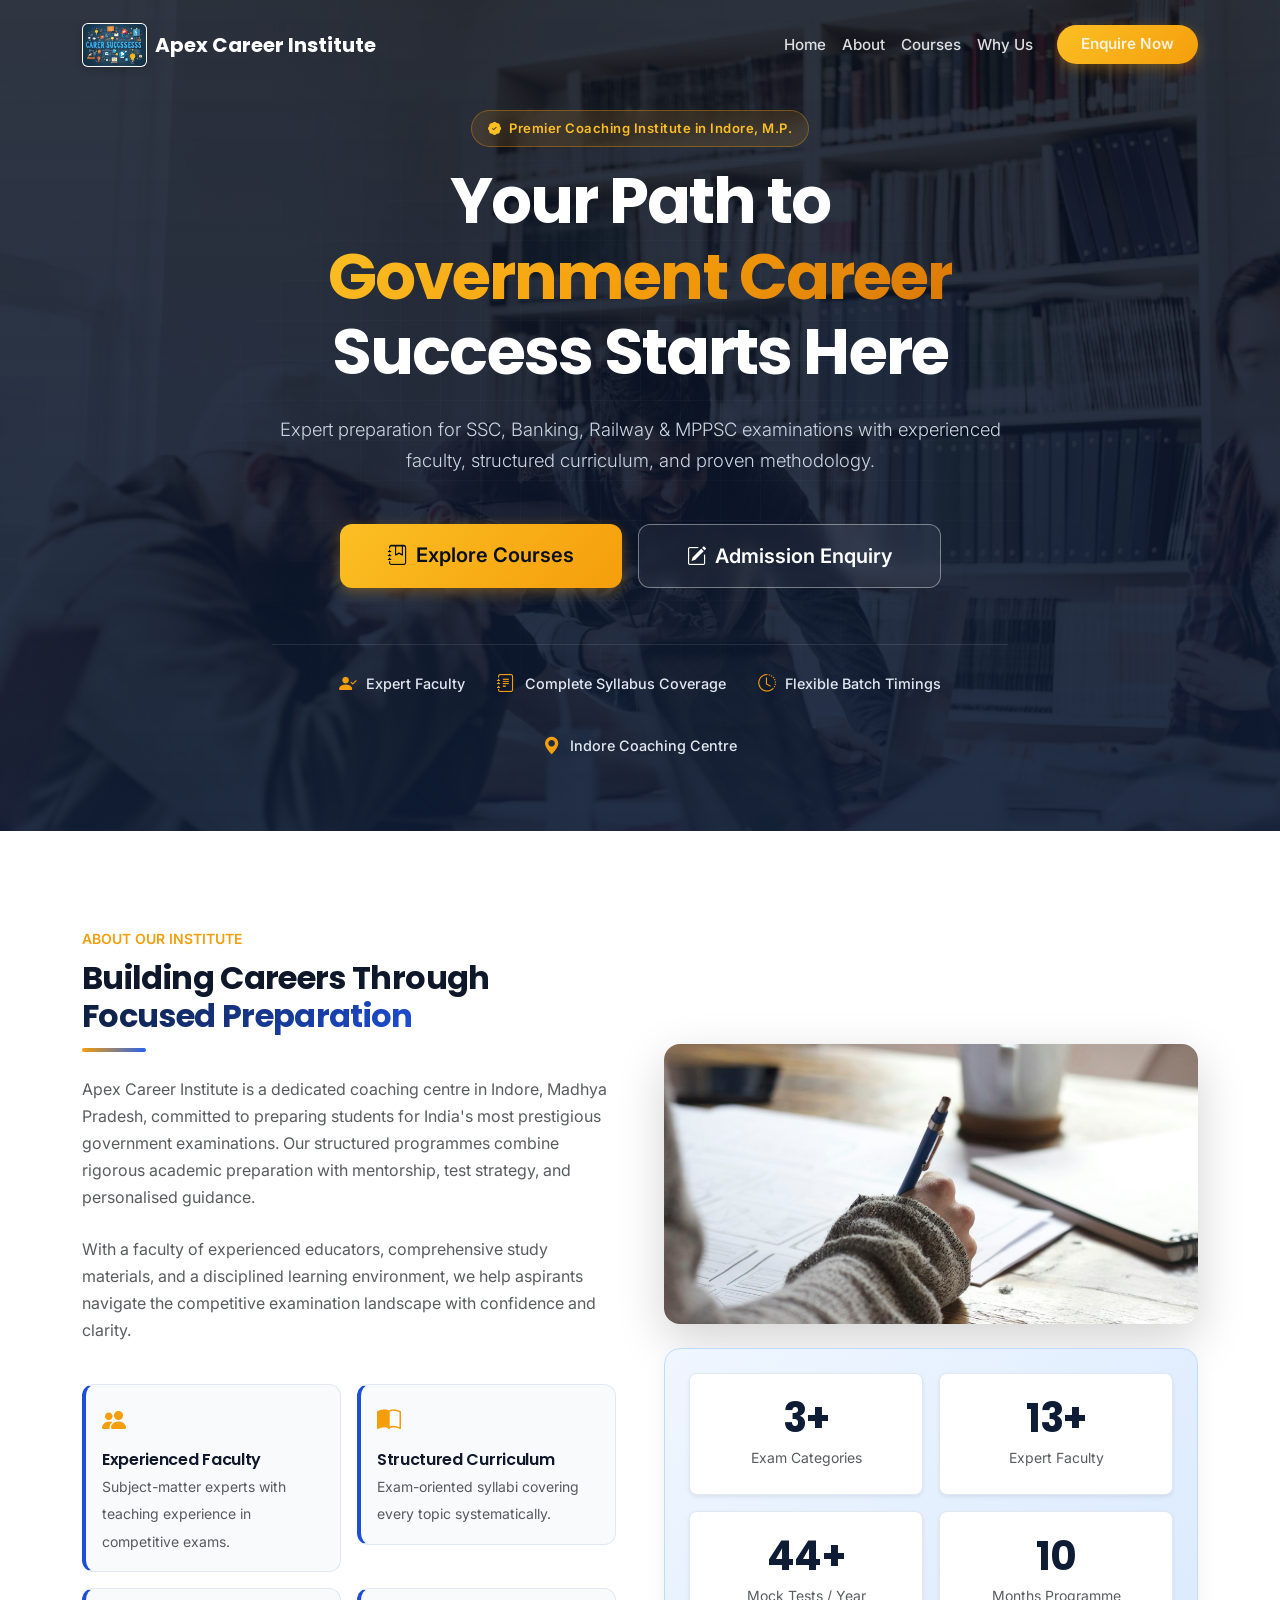
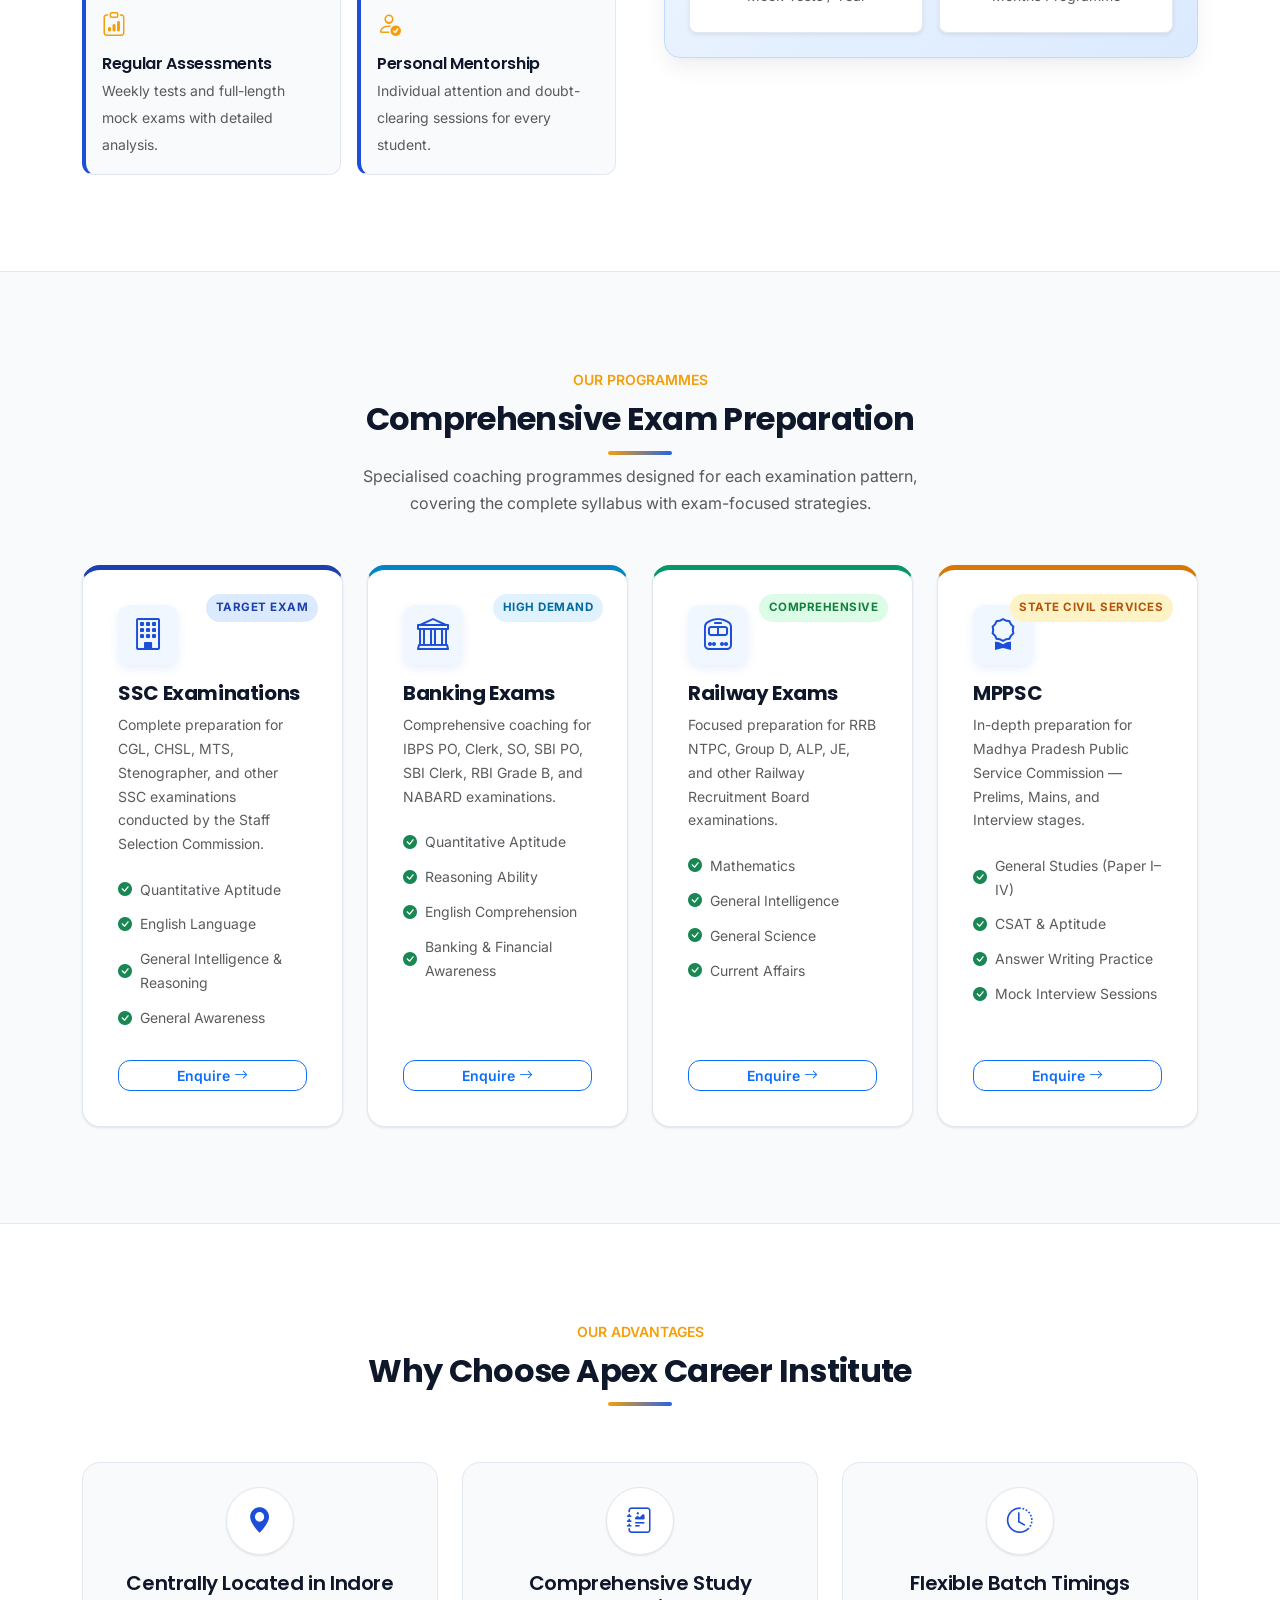
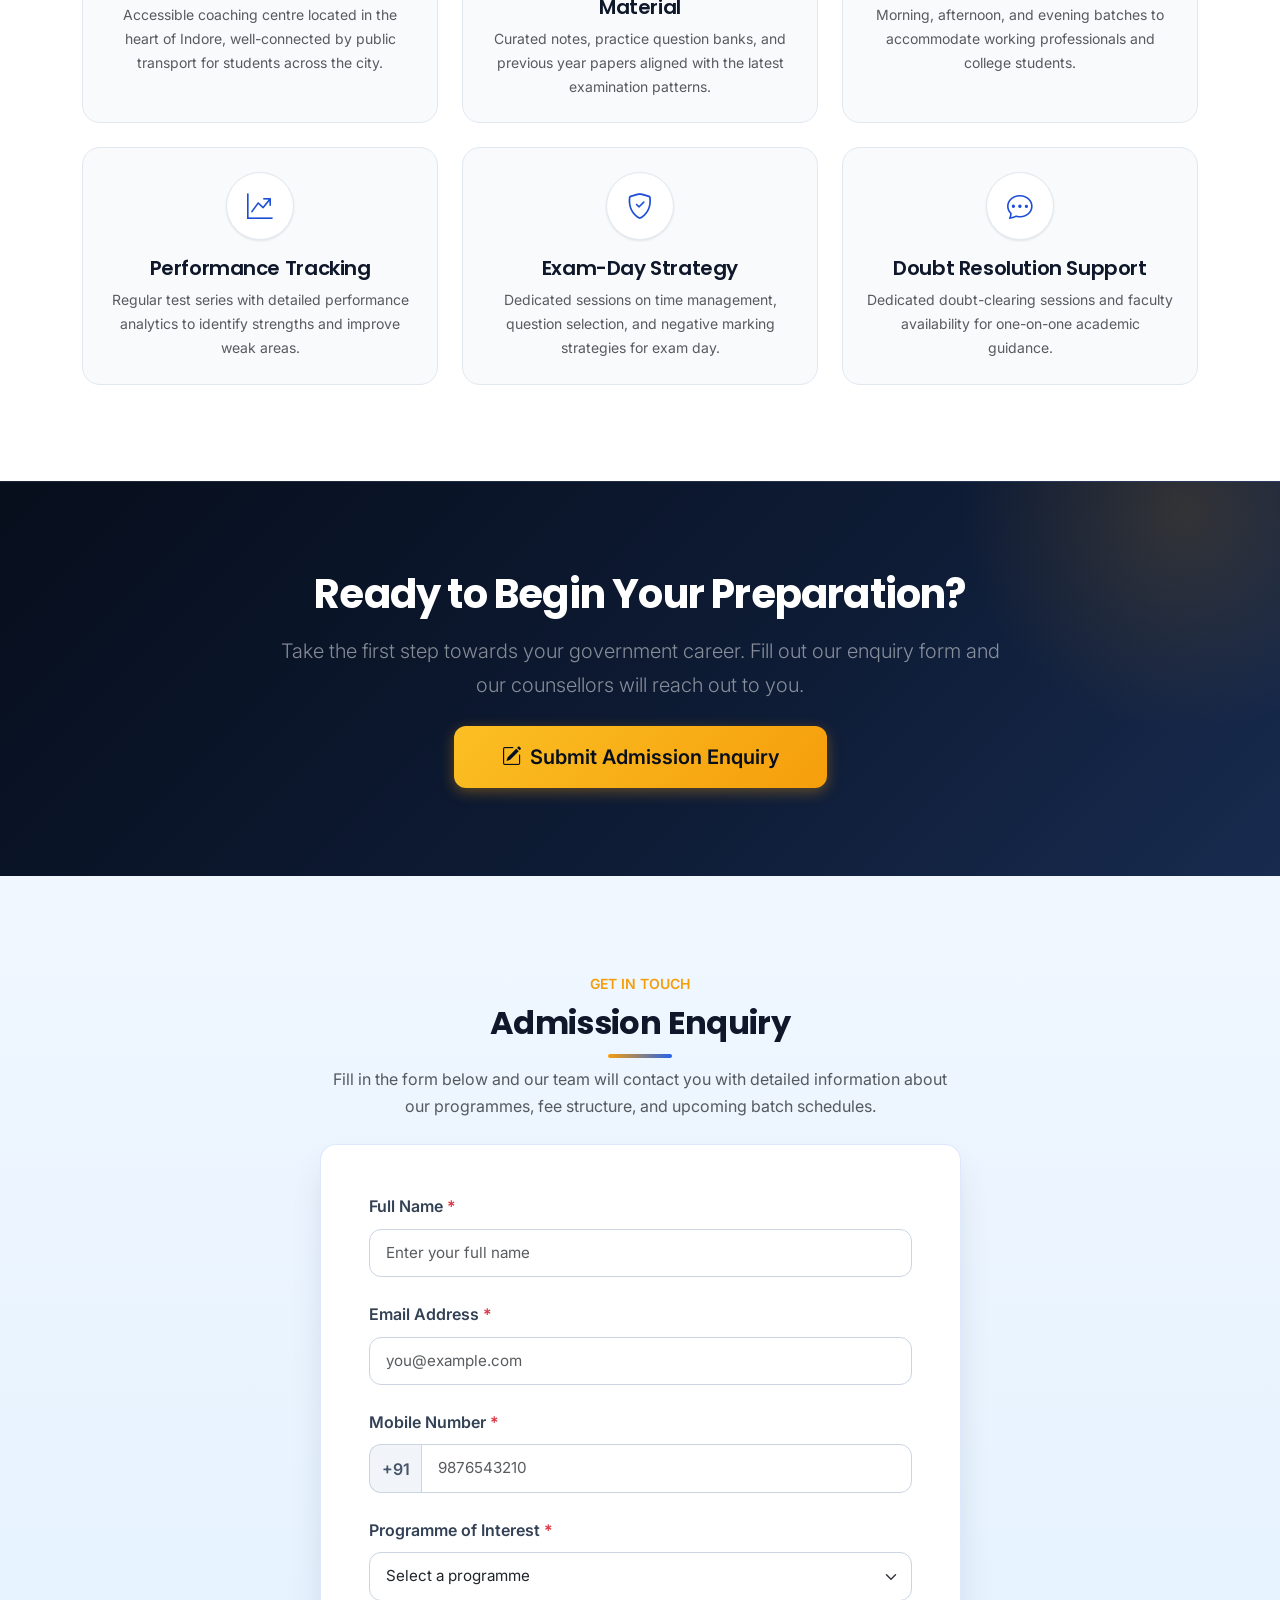
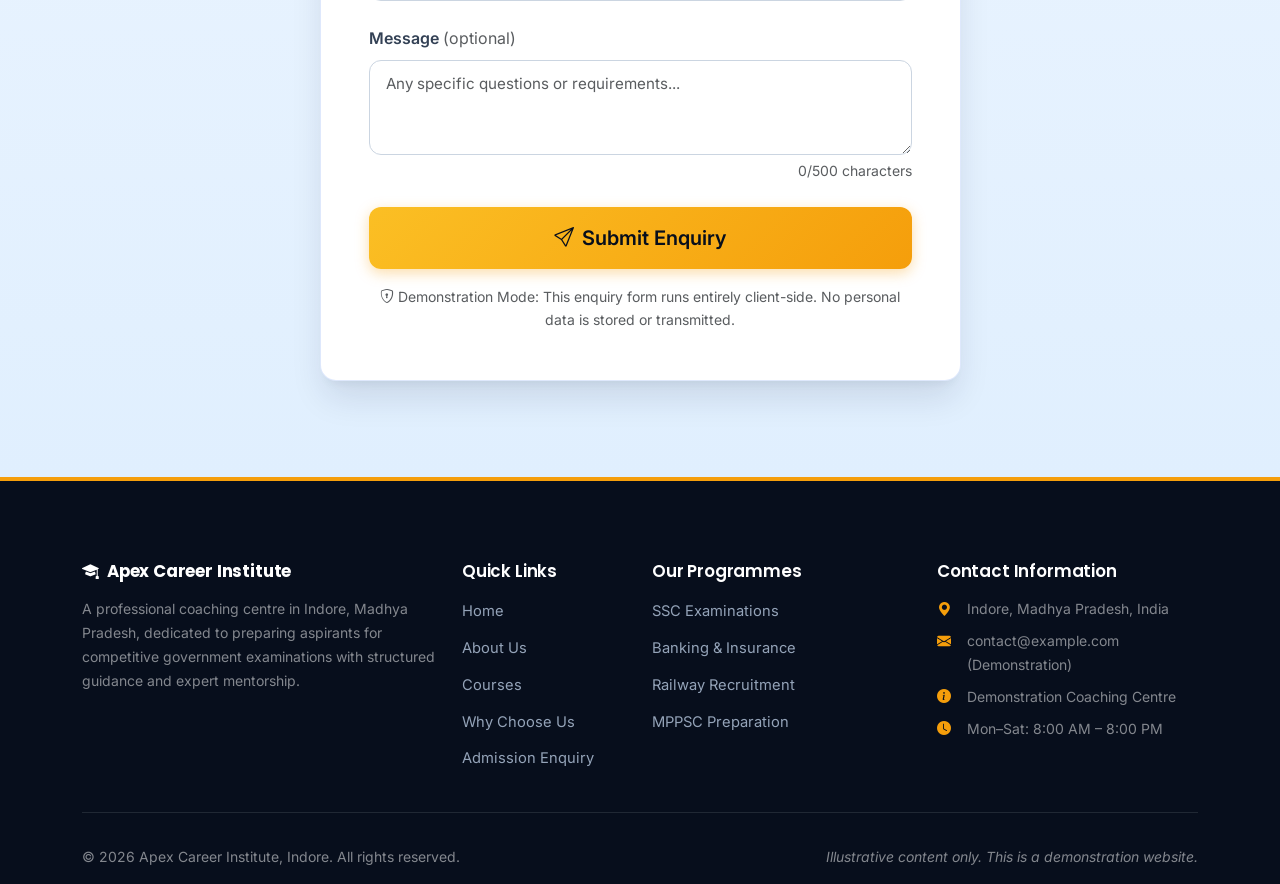
<file: index.html>
<!DOCTYPE html>
<html lang="en">
<head>
    <meta charset="UTF-8">
    <meta name="viewport" content="width=device-width, initial-scale=1.0">
    <meta name="description" content="Apex Career Institute — Premier competitive examination coaching in Indore, Madhya Pradesh. Expert preparation for SSC, Banking, Railway, and MPPSC examinations.">
    <meta name="keywords" content="coaching institute, SSC coaching, banking exam preparation, railway exam, MPPSC, Indore, Madhya Pradesh, competitive exams">
    <meta name="author" content="Apex Career Institute">
    <title>Apex Career Institute — Premier Competitive Exam Coaching in Indore</title>

    <!-- Favicon -->
    <link rel="icon" type="image/x-icon" href="favicon.ico">
    <link rel="icon" type="image/jpeg" href="ICON.jpg">

    <!-- Preconnect for performance -->
    <link rel="preconnect" href="https://fonts.googleapis.com">
    <link rel="preconnect" href="https://fonts.gstatic.com" crossorigin>

    <!-- Google Fonts: Poppins + Inter -->
    <link href="https://fonts.googleapis.com/css2?family=Inter:wght@400;500&family=Poppins:wght@600;700&display=swap" rel="stylesheet">

    <!-- Bootstrap 5.3 CSS -->
    <link href="https://cdn.jsdelivr.net/npm/bootstrap@5.3.3/dist/css/bootstrap.min.css" rel="stylesheet" integrity="sha384-QWTKZyjpPEjISv5WaRU9OFeRpok6YcnS/3GQzKONhIOMKcaE0VULT2lkz0zHehd7" crossorigin="anonymous">

    <!-- Bootstrap Icons -->
    <link href="https://cdn.jsdelivr.net/npm/bootstrap-icons@1.11.3/font/bootstrap-icons.min.css" rel="stylesheet">

    <!-- Custom Styles -->
    <link href="css/styles.css" rel="stylesheet">
</head>
<body>

    <!-- Skip to Content (Accessibility) -->
    <a href="#main-content" class="skip-link">Skip to main content</a>

    <!-- ===== NAVBAR ===== -->
    <nav class="navbar navbar-expand-lg navbar-dark navbar-custom fixed-top" id="mainNav" aria-label="Main navigation">
        <div class="container">
            <a class="navbar-brand fw-bold d-flex align-items-center" href="#home" aria-label="Apex Career Institute - Return to Homepage">
                <img src="ICON.jpg" alt="Apex Career Institute Logo" class="institute-logo me-2">
                <span>Apex Career Institute</span>
            </a>
            <button class="navbar-toggler border-0" type="button" data-bs-toggle="offcanvas" data-bs-target="#navbarOffcanvas" aria-controls="navbarOffcanvas" aria-label="Toggle navigation">
                <span class="navbar-toggler-icon"></span>
            </button>
            <div class="offcanvas offcanvas-end" tabindex="-1" id="navbarOffcanvas" aria-labelledby="navbarOffcanvasLabel" data-bs-theme="dark" style="background-color: var(--aci-navy);">
                <div class="offcanvas-header">
                    <h5 class="offcanvas-title" id="navbarOffcanvasLabel">
                        <i class="bi bi-mortarboard-fill me-2" aria-hidden="true"></i>Menu
                    </h5>
                    <button type="button" class="btn-close btn-close-white" data-bs-dismiss="offcanvas" aria-label="Close"></button>
                </div>
                <div class="offcanvas-body">
                    <ul class="navbar-nav ms-auto align-items-lg-center">
                        <li class="nav-item"><a class="nav-link" href="#home">Home</a></li>
                        <li class="nav-item"><a class="nav-link" href="#about">About</a></li>
                        <li class="nav-item"><a class="nav-link" href="#courses">Courses</a></li>
                        <li class="nav-item"><a class="nav-link" href="#why-us">Why Us</a></li>
                        <li class="nav-item">
                            <a class="nav-link btn btn-primary-custom ms-lg-3 px-4 py-2 text-dark fw-semibold" href="#enquiry">
                                Enquire Now
                            </a>
                        </li>
                    </ul>
                </div>
            </div>
        </div>
    </nav>

    <!-- ===== HERO SECTION ===== -->
    <header class="hero-section d-flex align-items-center" id="home">
        <div class="hero-overlay" aria-hidden="true"></div>
        <div class="container position-relative" style="z-index: 2;">
            <div class="row justify-content-center text-center">
                <div class="col-lg-9 col-xl-8">
                    <div class="mb-3">
                        <span class="trust-badge fade-in-up">
                            <i class="bi bi-patch-check-fill me-2" aria-hidden="true"></i>Premier Coaching Institute in Indore, M.P.
                        </span>
                    </div>
                    <h1 class="hero-title display-3 fw-bold text-white mb-4 fade-in-up">
                        Your Path to <span class="text-gradient-gold">Government Career</span> Success Starts Here
                    </h1>
                    <p class="hero-subtitle lead text-white-50 mb-5 fade-in-up">
                        Expert preparation for SSC, Banking, Railway &amp; MPPSC examinations with experienced faculty, structured curriculum, and proven methodology.
                    </p>
                    <div class="d-flex flex-column flex-sm-row gap-3 justify-content-center fade-in-up">
                        <a href="#courses" class="btn btn-primary-custom btn-lg px-5 py-3 fw-semibold">
                            <i class="bi bi-journal-bookmark me-2" aria-hidden="true"></i>Explore Courses
                        </a>
                        <a href="#enquiry" class="btn btn-outline-custom btn-lg px-5 py-3 fw-semibold">
                            <i class="bi bi-pencil-square me-2" aria-hidden="true"></i>Admission Enquiry
                        </a>
                    </div>
                    
                    <div class="hero-trust-strip fade-in-up">
                        <div class="hero-trust-item">
                            <i class="bi bi-person-check-fill" aria-hidden="true"></i>
                            <span>Expert Faculty</span>
                        </div>
                        <div class="hero-trust-item">
                            <i class="bi bi-journal-text" aria-hidden="true"></i>
                            <span>Complete Syllabus Coverage</span>
                        </div>
                        <div class="hero-trust-item">
                            <i class="bi bi-clock-history" aria-hidden="true"></i>
                            <span>Flexible Batch Timings</span>
                        </div>
                        <div class="hero-trust-item">
                            <i class="bi bi-geo-alt-fill" aria-hidden="true"></i>
                            <span>Indore Coaching Centre</span>
                        </div>
                    </div>
                </div>
            </div>
        </div>
    </header>

    <!-- ===== MAIN CONTENT ===== -->
    <main id="main-content">

        <!-- ===== ABOUT SECTION ===== -->
        <section class="about-section" id="about" aria-labelledby="about-heading">
            <div class="container">
                <div class="row align-items-center g-5">
                    <div class="col-lg-6 fade-in-up">
                        <p class="text-uppercase fw-semibold text-accent small mb-2">About Our Institute</p>
                        <h2 class="section-heading mb-4" id="about-heading">
                            Building Careers Through <span class="text-gradient">Focused Preparation</span>
                        </h2>
                        <p class="text-muted mb-4">
                            Apex Career Institute is a dedicated coaching centre in Indore, Madhya Pradesh, committed to preparing students for India's most prestigious government examinations. Our structured programmes combine rigorous academic preparation with mentorship, test strategy, and personalised guidance.
                        </p>
                        <p class="text-muted mb-4">
                            With a faculty of experienced educators, comprehensive study materials, and a disciplined learning environment, we help aspirants navigate the competitive examination landscape with confidence and clarity.
                        </p>
                        <div class="row g-3 mt-2">
                            <div class="col-sm-6">
                                <div class="feature-card p-3">
                                    <i class="bi bi-people-fill text-accent mb-2 d-block fs-4" aria-hidden="true"></i>
                                    <h6 class="fw-semibold mb-1">Experienced Faculty</h6>
                                    <small class="text-muted">Subject-matter experts with teaching experience in competitive exams.</small>
                                </div>
                            </div>
                            <div class="col-sm-6">
                                <div class="feature-card p-3">
                                    <i class="bi bi-book-half text-accent mb-2 d-block fs-4" aria-hidden="true"></i>
                                    <h6 class="fw-semibold mb-1">Structured Curriculum</h6>
                                    <small class="text-muted">Exam-oriented syllabi covering every topic systematically.</small>
                                </div>
                            </div>
                            <div class="col-sm-6">
                                <div class="feature-card p-3">
                                    <i class="bi bi-clipboard-data text-accent mb-2 d-block fs-4" aria-hidden="true"></i>
                                    <h6 class="fw-semibold mb-1">Regular Assessments</h6>
                                    <small class="text-muted">Weekly tests and full-length mock exams with detailed analysis.</small>
                                </div>
                            </div>
                            <div class="col-sm-6">
                                <div class="feature-card p-3">
                                    <i class="bi bi-person-check text-accent mb-2 d-block fs-4" aria-hidden="true"></i>
                                    <h6 class="fw-semibold mb-1">Personal Mentorship</h6>
                                    <small class="text-muted">Individual attention and doubt-clearing sessions for every student.</small>
                                </div>
                            </div>
                        </div>
                    </div>
                    <div class="col-lg-6 fade-in-up">
                        <div class="about-visual-wrapper position-relative">
                            <div class="about-image-container rounded-4 overflow-hidden shadow-lg mb-4">
                                <img src="classroom_study.jpg" alt="Students in coaching seminar at Apex Career Institute" class="img-fluid w-100 object-fit-cover" style="height: 280px;">
                            </div>
                            <div class="about-visual p-4 text-center rounded-4">
                                <div class="row g-3">
                                    <div class="col-6">
                                        <div class="stat-card bg-white rounded-3 p-3 p-sm-4 shadow-sm">
                                            <div class="counter display-6 fw-bold text-navy" data-target="4" data-suffix="+">4+</div>
                                            <p class="text-muted small mt-2 mb-0">Exam Categories</p>
                                        </div>
                                    </div>
                                    <div class="col-6">
                                        <div class="stat-card bg-white rounded-3 p-3 p-sm-4 shadow-sm">
                                            <div class="counter display-6 fw-bold text-navy" data-target="15" data-suffix="+">15+</div>
                                            <p class="text-muted small mt-2 mb-0">Expert Faculty</p>
                                        </div>
                                    </div>
                                    <div class="col-6">
                                        <div class="stat-card bg-white rounded-3 p-3 p-sm-4 shadow-sm">
                                            <div class="counter display-6 fw-bold text-navy" data-target="50" data-suffix="+">50+</div>
                                            <p class="text-muted small mt-2 mb-0">Mock Tests / Year</p>
                                        </div>
                                    </div>
                                    <div class="col-6">
                                        <div class="stat-card bg-white rounded-3 p-3 p-sm-4 shadow-sm">
                                            <div class="counter display-6 fw-bold text-navy" data-target="12" data-suffix="">12</div>
                                            <p class="text-muted small mt-2 mb-0">Months Programme</p>
                                        </div>
                                    </div>
                                </div>
                            </div>
                        </div>
                    </div>
                </div>
            </div>
        </section>

        <!-- ===== COURSES SECTION ===== -->
        <section class="courses-section" id="courses" aria-labelledby="courses-heading">
            <div class="container">
                <div class="text-center mb-5 fade-in-up">
                    <p class="text-uppercase fw-semibold text-accent small mb-2">Our Programmes</p>
                    <h2 class="section-heading" id="courses-heading">Comprehensive Exam Preparation</h2>
                    <p class="text-muted mx-auto" style="max-width: 600px;">Specialised coaching programmes designed for each examination pattern, covering the complete syllabus with exam-focused strategies.</p>
                </div>
                <div class="row g-4">
                    <!-- SSC -->
                    <div class="col-lg-3 col-md-6 fade-in-up">
                        <div class="course-card h-100" data-course="ssc">
                            <span class="course-badge">Target Exam</span>
                            <div class="course-icon-wrap mb-3">
                                <i class="bi bi-building fs-2" aria-hidden="true"></i>
                            </div>
                            <h5 class="fw-bold mb-2">SSC Examinations</h5>
                            <p class="text-muted small mb-3">Complete preparation for CGL, CHSL, MTS, Stenographer, and other SSC examinations conducted by the Staff Selection Commission.</p>
                            <ul class="course-highlights list-unstyled small text-muted mb-4">
                                <li><i class="bi bi-check-circle-fill text-success me-2" aria-hidden="true"></i>Quantitative Aptitude</li>
                                <li><i class="bi bi-check-circle-fill text-success me-2" aria-hidden="true"></i>English Language</li>
                                <li><i class="bi bi-check-circle-fill text-success me-2" aria-hidden="true"></i>General Intelligence &amp; Reasoning</li>
                                <li><i class="bi bi-check-circle-fill text-success me-2" aria-hidden="true"></i>General Awareness</li>
                            </ul>
                            <a href="#enquiry" class="btn btn-sm btn-outline-primary mt-auto">Enquire <i class="bi bi-arrow-right" aria-hidden="true"></i></a>
                        </div>
                    </div>
                    <!-- Banking -->
                    <div class="col-lg-3 col-md-6 fade-in-up">
                        <div class="course-card h-100" data-course="banking">
                            <span class="course-badge">High Demand</span>
                            <div class="course-icon-wrap mb-3">
                                <i class="bi bi-bank fs-2" aria-hidden="true"></i>
                            </div>
                            <h5 class="fw-bold mb-2">Banking Exams</h5>
                            <p class="text-muted small mb-3">Comprehensive coaching for IBPS PO, Clerk, SO, SBI PO, SBI Clerk, RBI Grade B, and NABARD examinations.</p>
                            <ul class="course-highlights list-unstyled small text-muted mb-4">
                                <li><i class="bi bi-check-circle-fill text-success me-2" aria-hidden="true"></i>Quantitative Aptitude</li>
                                <li><i class="bi bi-check-circle-fill text-success me-2" aria-hidden="true"></i>Reasoning Ability</li>
                                <li><i class="bi bi-check-circle-fill text-success me-2" aria-hidden="true"></i>English Comprehension</li>
                                <li><i class="bi bi-check-circle-fill text-success me-2" aria-hidden="true"></i>Banking &amp; Financial Awareness</li>
                            </ul>
                            <a href="#enquiry" class="btn btn-sm btn-outline-primary mt-auto">Enquire <i class="bi bi-arrow-right" aria-hidden="true"></i></a>
                        </div>
                    </div>
                    <!-- Railway -->
                    <div class="col-lg-3 col-md-6 fade-in-up">
                        <div class="course-card h-100" data-course="railway">
                            <span class="course-badge">Comprehensive</span>
                            <div class="course-icon-wrap mb-3">
                                <i class="bi bi-train-front fs-2" aria-hidden="true"></i>
                            </div>
                            <h5 class="fw-bold mb-2">Railway Exams</h5>
                            <p class="text-muted small mb-3">Focused preparation for RRB NTPC, Group D, ALP, JE, and other Railway Recruitment Board examinations.</p>
                            <ul class="course-highlights list-unstyled small text-muted mb-4">
                                <li><i class="bi bi-check-circle-fill text-success me-2" aria-hidden="true"></i>Mathematics</li>
                                <li><i class="bi bi-check-circle-fill text-success me-2" aria-hidden="true"></i>General Intelligence</li>
                                <li><i class="bi bi-check-circle-fill text-success me-2" aria-hidden="true"></i>General Science</li>
                                <li><i class="bi bi-check-circle-fill text-success me-2" aria-hidden="true"></i>Current Affairs</li>
                            </ul>
                            <a href="#enquiry" class="btn btn-sm btn-outline-primary mt-auto">Enquire <i class="bi bi-arrow-right" aria-hidden="true"></i></a>
                        </div>
                    </div>
                    <!-- MPPSC -->
                    <div class="col-lg-3 col-md-6 fade-in-up">
                        <div class="course-card h-100" data-course="mppsc">
                            <span class="course-badge">State Civil Services</span>
                            <div class="course-icon-wrap mb-3">
                                <i class="bi bi-award fs-2" aria-hidden="true"></i>
                            </div>
                            <h5 class="fw-bold mb-2">MPPSC</h5>
                            <p class="text-muted small mb-3">In-depth preparation for Madhya Pradesh Public Service Commission — Prelims, Mains, and Interview stages.</p>
                            <ul class="course-highlights list-unstyled small text-muted mb-4">
                                <li><i class="bi bi-check-circle-fill text-success me-2" aria-hidden="true"></i>General Studies (Paper I–IV)</li>
                                <li><i class="bi bi-check-circle-fill text-success me-2" aria-hidden="true"></i>CSAT &amp; Aptitude</li>
                                <li><i class="bi bi-check-circle-fill text-success me-2" aria-hidden="true"></i>Answer Writing Practice</li>
                                <li><i class="bi bi-check-circle-fill text-success me-2" aria-hidden="true"></i>Mock Interview Sessions</li>
                            </ul>
                            <a href="#enquiry" class="btn btn-sm btn-outline-primary mt-auto">Enquire <i class="bi bi-arrow-right" aria-hidden="true"></i></a>
                        </div>
                    </div>
                </div>
            </div>
        </section>

        <!-- ===== WHY CHOOSE US ===== -->
        <section class="why-choose-section" id="why-us" aria-labelledby="why-us-heading">
            <div class="container">
                <div class="text-center mb-5 fade-in-up">
                    <p class="text-uppercase fw-semibold text-accent small mb-2">Our Advantages</p>
                    <h2 class="section-heading" id="why-us-heading">Why Choose Apex Career Institute</h2>
                </div>
                <div class="row g-4">
                    <div class="col-lg-4 col-md-6 fade-in-up">
                        <div class="why-card text-center p-4 h-100">
                            <div class="why-icon-wrap mb-3">
                                <i class="bi bi-geo-alt-fill" aria-hidden="true"></i>
                            </div>
                            <h5 class="fw-semibold mb-2">Centrally Located in Indore</h5>
                            <p class="text-muted small mb-0">Accessible coaching centre located in the heart of Indore, well-connected by public transport for students across the city.</p>
                        </div>
                    </div>
                    <div class="col-lg-4 col-md-6 fade-in-up">
                        <div class="why-card text-center p-4 h-100">
                            <div class="why-icon-wrap mb-3">
                                <i class="bi bi-journal-richtext" aria-hidden="true"></i>
                            </div>
                            <h5 class="fw-semibold mb-2">Comprehensive Study Material</h5>
                            <p class="text-muted small mb-0">Curated notes, practice question banks, and previous year papers aligned with the latest examination patterns.</p>
                        </div>
                    </div>
                    <div class="col-lg-4 col-md-6 fade-in-up">
                        <div class="why-card text-center p-4 h-100">
                            <div class="why-icon-wrap mb-3">
                                <i class="bi bi-clock-history" aria-hidden="true"></i>
                            </div>
                            <h5 class="fw-semibold mb-2">Flexible Batch Timings</h5>
                            <p class="text-muted small mb-0">Morning, afternoon, and evening batches to accommodate working professionals and college students.</p>
                        </div>
                    </div>
                    <div class="col-lg-4 col-md-6 fade-in-up">
                        <div class="why-card text-center p-4 h-100">
                            <div class="why-icon-wrap mb-3">
                                <i class="bi bi-graph-up-arrow" aria-hidden="true"></i>
                            </div>
                            <h5 class="fw-semibold mb-2">Performance Tracking</h5>
                            <p class="text-muted small mb-0">Regular test series with detailed performance analytics to identify strengths and improve weak areas.</p>
                        </div>
                    </div>
                    <div class="col-lg-4 col-md-6 fade-in-up">
                        <div class="why-card text-center p-4 h-100">
                            <div class="why-icon-wrap mb-3">
                                <i class="bi bi-shield-check" aria-hidden="true"></i>
                            </div>
                            <h5 class="fw-semibold mb-2">Exam-Day Strategy</h5>
                            <p class="text-muted small mb-0">Dedicated sessions on time management, question selection, and negative marking strategies for exam day.</p>
                        </div>
                    </div>
                    <div class="col-lg-4 col-md-6 fade-in-up">
                        <div class="why-card text-center p-4 h-100">
                            <div class="why-icon-wrap mb-3">
                                <i class="bi bi-chat-dots" aria-hidden="true"></i>
                            </div>
                            <h5 class="fw-semibold mb-2">Doubt Resolution Support</h5>
                            <p class="text-muted small mb-0">Dedicated doubt-clearing sessions and faculty availability for one-on-one academic guidance.</p>
                        </div>
                    </div>
                </div>
            </div>
        </section>

        <!-- ===== CTA BANNER ===== -->
        <section class="cta-banner" aria-label="Call to action">
            <div class="container position-relative" style="z-index: 2;">
                <div class="row justify-content-center text-center">
                    <div class="col-lg-8">
                        <h2 class="display-6 fw-bold text-white mb-3 fade-in-up">Ready to Begin Your Preparation?</h2>
                        <p class="text-white-50 lead mb-4 fade-in-up">Take the first step towards your government career. Fill out our enquiry form and our counsellors will reach out to you.</p>
                        <a href="#enquiry" class="btn btn-primary-custom btn-lg px-5 py-3 fw-semibold fade-in-up">
                            <i class="bi bi-pencil-square me-2" aria-hidden="true"></i>Submit Admission Enquiry
                        </a>
                    </div>
                </div>
            </div>
        </section>

        <!-- ===== ADMISSION ENQUIRY FORM ===== -->
        <section class="enquiry-section" id="enquiry" aria-labelledby="enquiry-heading">
            <div class="container">
                <div class="row justify-content-center">
                    <div class="col-lg-7 col-md-9">
                        <div class="text-center mb-4 fade-in-up">
                            <p class="text-uppercase fw-semibold text-accent small mb-2">Get In Touch</p>
                            <h2 class="section-heading" id="enquiry-heading">Admission Enquiry</h2>
                            <p class="text-muted">Fill in the form below and our team will contact you with detailed information about our programmes, fee structure, and upcoming batch schedules.</p>
                        </div>

                        <div class="enquiry-card rounded-4 p-4 p-md-5 fade-in-up" id="enquiryCard">

                            <!-- Form Content -->
                            <div id="formContent">
                                <form id="enquiryForm" novalidate aria-label="Admission enquiry form">
                                    <!-- Full Name -->
                                    <div class="mb-4">
                                        <label for="fullName" class="form-label fw-semibold">
                                            Full Name <span class="text-danger" aria-hidden="true">*</span>
                                            <span class="visually-hidden">(required)</span>
                                        </label>
                                        <input type="text" class="form-control form-control-lg" id="fullName" name="fullName" placeholder="Enter your full name" autocomplete="name" required minlength="2" maxlength="100" aria-describedby="fullNameFeedback">
                                        <div class="invalid-feedback" id="fullNameFeedback"></div>
                                    </div>

                                    <!-- Email -->
                                    <div class="mb-4">
                                        <label for="email" class="form-label fw-semibold">
                                            Email Address <span class="text-danger" aria-hidden="true">*</span>
                                            <span class="visually-hidden">(required)</span>
                                        </label>
                                        <input type="email" class="form-control form-control-lg" id="email" name="email" placeholder="you@example.com" autocomplete="email" required aria-describedby="emailFeedback">
                                        <div class="invalid-feedback" id="emailFeedback"></div>
                                    </div>

                                    <!-- Phone -->
                                    <div class="mb-4">
                                        <label for="phone" class="form-label fw-semibold">
                                            Mobile Number <span class="text-danger" aria-hidden="true">*</span>
                                            <span class="visually-hidden">(required)</span>
                                        </label>
                                        <div class="input-group has-validation">
                                            <span class="input-group-text" id="phonePrefix">+91</span>
                                            <input type="tel" class="form-control form-control-lg" id="phone" name="phone" placeholder="9876543210" autocomplete="tel-national" required pattern="[6-9][0-9]{9}" maxlength="10" aria-describedby="phonePrefix phoneFeedback">
                                            <div class="invalid-feedback" id="phoneFeedback"></div>
                                        </div>
                                    </div>

                                    <!-- Course Selection -->
                                    <div class="mb-4">
                                        <label for="course" class="form-label fw-semibold">
                                            Programme of Interest <span class="text-danger" aria-hidden="true">*</span>
                                            <span class="visually-hidden">(required)</span>
                                        </label>
                                        <select class="form-select form-select-lg" id="course" name="course" required aria-describedby="courseFeedback">
                                            <option value="" disabled selected>Select a programme</option>
                                            <option value="ssc">SSC Examinations (CGL / CHSL / MTS)</option>
                                            <option value="banking">Banking Exams (IBPS / SBI / RBI)</option>
                                            <option value="railway">Railway Exams (NTPC / Group D / ALP)</option>
                                            <option value="mppsc">MPPSC (Prelims / Mains / Interview)</option>
                                            <option value="other">Other / Multiple Programmes</option>
                                        </select>
                                        <div class="invalid-feedback" id="courseFeedback"></div>
                                    </div>

                                    <!-- Message -->
                                    <div class="mb-4">
                                        <label for="message" class="form-label fw-semibold">
                                            Message <span class="text-muted fw-normal">(optional)</span>
                                        </label>
                                        <textarea class="form-control" id="message" name="message" rows="3" maxlength="500" placeholder="Any specific questions or requirements..." aria-describedby="messageCounter"></textarea>
                                        <div class="form-text text-end" id="messageCounter">
                                            <span id="charCount">0</span>/500 characters
                                        </div>
                                    </div>

                                    <!-- Submit -->
                                    <div class="d-grid">
                                        <button type="submit" class="btn btn-primary-custom btn-lg fw-semibold py-3" id="submitBtn">
                                            <span class="btn-text">
                                                <i class="bi bi-send me-2" aria-hidden="true"></i>Submit Enquiry
                                            </span>
                                            <span class="btn-spinner d-none" aria-hidden="true">
                                                <span class="spinner-border spinner-border-sm me-2" role="status"></span>Submitting...
                                            </span>
                                        </button>
                                    </div>

                                    <p class="text-muted text-center small mt-3 mb-0">
                                        <i class="bi bi-shield-lock me-1" aria-hidden="true"></i>Demonstration Mode: This enquiry form runs entirely client-side. No personal data is stored or transmitted.
                                    </p>
                                </form>
                            </div>

                            <!-- Success State -->
                            <div id="formSuccess" class="d-none text-center py-5" role="status" aria-live="polite" tabindex="-1">
                                <div class="form-success p-4 rounded-3">
                                    <div class="mb-3">
                                        <i class="bi bi-check-circle-fill text-success display-3" aria-hidden="true"></i>
                                    </div>
                                    <h3 class="fw-bold mb-2">Enquiry Validated Successfully!</h3>
                                    <p class="text-muted mb-4">Thank you for testing the Apex Career Institute prototype. Your form inputs passed all validation checks. (Demonstration website — no backend enquiry was transmitted).</p>
                                    <button type="button" class="btn btn-outline-primary" id="submitAnother">
                                        <i class="bi bi-plus-circle me-2" aria-hidden="true"></i>Submit Another Enquiry
                                    </button>
                                </div>
                            </div>

                        </div>
                    </div>
                </div>
            </div>
        </section>

    </main>

    <!-- ===== FOOTER ===== -->
    <footer class="footer-section" aria-label="Site footer">
        <div class="container">
            <div class="row g-4 mb-4">
                <!-- About Column -->
                <div class="col-lg-4 col-md-6">
                    <h5 class="footer-heading fw-bold text-white mb-3">
                        <i class="bi bi-mortarboard-fill me-2" aria-hidden="true"></i>Apex Career Institute
                    </h5>
                    <p class="text-white-50 small">
                        A professional coaching centre in Indore, Madhya Pradesh, dedicated to preparing aspirants for competitive government examinations with structured guidance and expert mentorship.
                    </p>
                </div>
                <!-- Quick Links -->
                <div class="col-lg-2 col-md-6">
                    <h6 class="footer-heading fw-semibold text-white mb-3">Quick Links</h6>
                    <ul class="list-unstyled footer-links">
                        <li><a href="#home">Home</a></li>
                        <li><a href="#about">About Us</a></li>
                        <li><a href="#courses">Courses</a></li>
                        <li><a href="#why-us">Why Choose Us</a></li>
                        <li><a href="#enquiry">Admission Enquiry</a></li>
                    </ul>
                </div>
                <!-- Courses -->
                <div class="col-lg-3 col-md-6">
                    <h6 class="footer-heading fw-semibold text-white mb-3">Our Programmes</h6>
                    <ul class="list-unstyled footer-links">
                        <li><a href="#enquiry">SSC Examinations</a></li>
                        <li><a href="#enquiry">Banking &amp; Insurance</a></li>
                        <li><a href="#enquiry">Railway Recruitment</a></li>
                        <li><a href="#enquiry">MPPSC Preparation</a></li>
                    </ul>
                </div>
                <!-- Contact Info -->
                <div class="col-lg-3 col-md-6">
                    <h6 class="footer-heading fw-semibold text-white mb-3">Contact Information</h6>
                    <ul class="list-unstyled footer-contact text-white-50 small">
                        <li class="mb-2">
                            <i class="bi bi-geo-alt-fill me-2 text-accent" aria-hidden="true"></i>Indore, Madhya Pradesh, India
                        </li>
                        <li class="mb-2">
                            <i class="bi bi-envelope-fill me-2 text-accent" aria-hidden="true"></i>contact@example.com (Demonstration)
                        </li>
                        <li class="mb-2">
                            <i class="bi bi-info-circle-fill me-2 text-accent" aria-hidden="true"></i>Demonstration Coaching Centre
                        </li>
                        <li>
                            <i class="bi bi-clock-fill me-2 text-accent" aria-hidden="true"></i>Mon–Sat: 8:00 AM – 8:00 PM
                        </li>
                    </ul>
                </div>
            </div>
            <hr class="border-secondary">
            <div class="row align-items-center py-3">
                <div class="col-md-6 text-center text-md-start">
                    <p class="text-white-50 small mb-0">
                        &copy; <span class="current-year">2026</span> Apex Career Institute, Indore. All rights reserved.
                    </p>
                </div>
                <div class="col-md-6 text-center text-md-end mt-2 mt-md-0">
                    <p class="text-white-50 small mb-0">
                        <em>Illustrative content only. This is a demonstration website.</em>
                    </p>
                </div>
            </div>
        </div>
    </footer>

    <!-- Back to Top -->
    <button type="button" class="btn btn-back-to-top" id="backToTop" aria-label="Back to top" title="Back to top">
        <i class="bi bi-arrow-up" aria-hidden="true"></i>
    </button>

    <!-- Screen Reader Live Region for Form Announcements -->
    <div aria-live="polite" aria-atomic="true" class="visually-hidden" id="srAnnouncements"></div>

    <!-- Bootstrap 5.3 JS Bundle -->
    <script src="https://cdn.jsdelivr.net/npm/bootstrap@5.3.3/dist/js/bootstrap.bundle.min.js" integrity="sha384-YvpcrYf0tY3lHB60NNkmXc5s9fDVZLESaAA55NDzOxhy9GkcIdslK1eN7N6jIeHz" crossorigin="anonymous"></script>

    <!-- Custom JavaScript -->
    <script src="js/main.js"></script>
</body>
</html>
</file>
<file: css/styles.css>
/* ============================================================
   Apex Career Institute — Premium Custom Stylesheet
   Modern, trustworthy, polished design for competitive coaching.
   Supplements Bootstrap 5.3.
   ============================================================ */

/* ----- Design Tokens & Variables ----- */
:root {
    --aci-navy: #0e1c36;
    --aci-navy-dark: #070e1c;
    --aci-navy-light: #182b4f;
    --aci-blue: #1d4ed8;
    --aci-accent-blue: #2563eb;
    --aci-blue-soft: #dbeafe;
    --aci-light-blue: #f0f7ff;
    --aci-gold: #f59e0b;
    --aci-gold-hover: #d97706;
    --aci-gold-soft: #fef3c7;
    --aci-gold-glow: rgba(245, 158, 11, 0.35);
    --aci-text-dark: #0f172a;
    --aci-text-body: #334155;
    --aci-text-muted: #64748b;
    --aci-light-gray: #f8fafc;
    --aci-border-light: #e2e8f0;
    --aci-white: #ffffff;
    --aci-success: #16a34a;
    --aci-error: #dc2626;

    --font-heading: 'Poppins', -apple-system, BlinkMacSystemFont, 'Segoe UI', Roboto, sans-serif;
    --font-body: 'Inter', -apple-system, BlinkMacSystemFont, 'Segoe UI', Roboto, sans-serif;

    --shadow-sm: 0 1px 3px rgba(0, 0, 0, 0.06), 0 1px 2px rgba(0, 0, 0, 0.04);
    --shadow-md: 0 4px 6px -1px rgba(0, 0, 0, 0.07), 0 2px 4px -2px rgba(0, 0, 0, 0.05);
    --shadow-lg: 0 10px 25px -3px rgba(14, 28, 54, 0.08), 0 4px 6px -4px rgba(14, 28, 54, 0.04);
    --shadow-xl: 0 20px 35px -5px rgba(14, 28, 54, 0.12), 0 8px 10px -6px rgba(14, 28, 54, 0.06);
    --shadow-gold: 0 8px 24px -4px rgba(245, 158, 11, 0.4);

    --radius-sm: 8px;
    --radius-md: 12px;
    --radius-lg: 18px;
    --radius-full: 9999px;
}

/* ----- Global Resets & Base ----- */
html {
    scroll-behavior: smooth;
}

body {
    font-family: var(--font-body);
    color: var(--aci-text-body);
    background-color: var(--aci-white);
    line-height: 1.7;
    overflow-x: hidden;
    -webkit-font-smoothing: antialiased;
}

h1,
h2,
h3,
h4,
h5,
h6,
.display-1,
.display-2,
.display-3,
.display-4,
.display-5,
.display-6 {
    font-family: var(--font-heading);
    color: var(--aci-text-dark);
    font-weight: 700;
    letter-spacing: -0.02em;
}

img {
    max-width: 100%;
    height: auto;
}

/* ----- Accessibility: Skip Link ----- */
.skip-link {
    position: absolute;
    top: -100%;
    left: 1rem;
    z-index: 10000;
    padding: 0.75rem 1.5rem;
    background: var(--aci-gold);
    color: var(--aci-navy-dark);
    font-weight: 700;
    border-radius: 0 0 var(--radius-sm) var(--radius-sm);
    text-decoration: none;
    box-shadow: var(--shadow-lg);
    transition: top 0.2s ease;
}

.skip-link:focus {
    top: 0;
}

/* ----- Focus Visible ----- */
:focus-visible {
    outline: 3px solid var(--aci-accent-blue);
    outline-offset: 3px;
}

/* ----- Badges & Micro-UI ----- */
.trust-badge {
    display: inline-flex;
    align-items: center;
    padding: 0.4rem 1rem;
    background: rgba(245, 158, 11, 0.12);
    border: 1px solid rgba(245, 158, 11, 0.35);
    border-radius: var(--radius-full);
    color: #fbbf24;
    font-size: 0.82rem;
    font-weight: 600;
    letter-spacing: 0.5px;
    backdrop-filter: blur(8px);
}

.section-tag {
    display: inline-block;
    font-size: 0.8rem;
    font-weight: 700;
    text-transform: uppercase;
    letter-spacing: 1.5px;
    color: var(--aci-blue);
    background: var(--aci-blue-soft);
    padding: 0.35rem 0.9rem;
    border-radius: var(--radius-full);
    margin-bottom: 0.75rem;
}

/* ----- Utility Typography & Colors ----- */
.text-gradient-gold {
    background: linear-gradient(135deg, #fbbf24 0%, #f59e0b 50%, #d97706 100%);
    -webkit-background-clip: text;
    -webkit-text-fill-color: transparent;
    background-clip: text;
}

.text-gradient {
    background: linear-gradient(135deg, #0e1c36 0%, #1d4ed8 100%);
    -webkit-background-clip: text;
    -webkit-text-fill-color: transparent;
    background-clip: text;
}

.text-accent {
    color: var(--aci-gold) !important;
}

.text-navy {
    color: var(--aci-navy) !important;
}

/* ----- Section Heading Styling ----- */
.section-heading {
    position: relative;
    display: inline-block;
    padding-bottom: 1rem;
    font-weight: 700;
}

.section-heading::after {
    content: '';
    position: absolute;
    bottom: 0;
    left: 50%;
    transform: translateX(-50%);
    width: 64px;
    height: 4px;
    background: linear-gradient(90deg, var(--aci-gold), var(--aci-accent-blue));
    border-radius: 2px;
}

.col-lg-6 .section-heading::after {
    left: 0;
    transform: none;
}

/* ----- Premium Buttons ----- */
.btn {
    font-weight: 600;
    border-radius: var(--radius-md);
    transition: all 0.25s cubic-bezier(0.4, 0, 0.2, 1);
}

.btn-primary-custom {
    background: linear-gradient(135deg, #fbbf24 0%, #f59e0b 100%);
    border: none;
    color: var(--aci-navy-dark) !important;
    font-weight: 700;
    box-shadow: 0 4px 14px rgba(245, 158, 11, 0.35);
}

.btn-primary-custom:hover,
.btn-primary-custom:focus-visible {
    background: linear-gradient(135deg, #f59e0b 0%, #d97706 100%);
    color: #000 !important;
    transform: translateY(-2px);
    box-shadow: var(--shadow-gold);
}

.btn-primary-custom:active {
    transform: translateY(0);
}

.btn-outline-custom {
    border: 1.5px solid rgba(255, 255, 255, 0.4);
    color: #ffffff !important;
    background: rgba(255, 255, 255, 0.05);
    backdrop-filter: blur(6px);
}

.btn-outline-custom:hover,
.btn-outline-custom:focus-visible {
    background: rgba(255, 255, 255, 0.15);
    border-color: #ffffff;
    color: #ffffff !important;
    transform: translateY(-2px);
    box-shadow: 0 6px 20px rgba(0, 0, 0, 0.25);
}

/* ----- Navbar Styling ----- */
.navbar-custom {
    background-color: transparent;
    transition: all 0.3s cubic-bezier(0.4, 0, 0.2, 1);
    padding: 1.1rem 0;
}

.navbar-custom.scrolled {
    background-color: rgba(14, 28, 54, 0.95) !important;
    backdrop-filter: blur(12px);
    border-bottom: 1px solid rgba(255, 255, 255, 0.08);
    box-shadow: var(--shadow-lg);
    padding: 0.65rem 0;
}

.navbar-custom .navbar-brand {
    font-family: var(--font-heading);
    font-size: 1.25rem;
    color: #ffffff !important;
    text-decoration: none;
    transition: opacity 0.2s ease;
}

.navbar-custom .navbar-brand:hover {
    opacity: 0.95;
}

.institute-logo {
    height: 44px;
    width: auto;
    object-fit: contain;
    border-radius: 6px;
    display: inline-block;
    box-shadow: 0 2px 8px rgba(0, 0, 0, 0.2);
    border: 1.5px solid rgba(255, 255, 255, 0.2);
    background: #ffffff;
}

.navbar-custom .nav-link {
    color: rgba(255, 255, 255, 0.85) !important;
    font-weight: 500;
    font-size: 0.95rem;
    padding: 0.5rem 1rem;
    position: relative;
    transition: color 0.2s ease;
}

.navbar-custom .nav-link::after {
    content: '';
    position: absolute;
    bottom: -2px;
    left: 50%;
    width: 0;
    height: 2px;
    background: var(--aci-gold);
    transition: all 0.25s ease;
}

.navbar-custom .nav-link:hover::after,
.navbar-custom .nav-link:focus::after {
    width: 70%;
    left: 15%;
}

.navbar-custom .nav-link:hover,
.navbar-custom .nav-link:focus {
    color: #ffffff !important;
}

.navbar-custom .btn-primary-custom {
    border-radius: var(--radius-full);
}

.navbar-custom .btn-primary-custom::after {
    display: none;
}

/* ----- Hero Section ----- */
.hero-section {
    position: relative;
    min-height: 100vh;
    min-height: 720px;
    background:
        linear-gradient(180deg, rgba(7, 14, 28, 0.82) 0%, rgba(14, 28, 54, 0.90) 100%),
        url('../campus_students.jpg') center/cover no-repeat;
    overflow: hidden;
    padding-top: 110px;
    padding-bottom: 70px;
}

.hero-overlay {
    position: absolute;
    inset: 0;
    background-image:
        linear-gradient(to right, rgba(255, 255, 255, 0.03) 1px, transparent 1px),
        linear-gradient(to bottom, rgba(255, 255, 255, 0.03) 1px, transparent 1px);
    background-size: 40px 40px;
    mask-image: radial-gradient(ellipse at center, rgba(0, 0, 0, 0.8) 0%, transparent 75%);
    -webkit-mask-image: radial-gradient(ellipse at center, rgba(0, 0, 0, 0.8) 0%, transparent 75%);
    pointer-events: none;
}

.hero-tagline {
    font-size: 0.85rem;
}

.hero-title {
    line-height: 1.18;
    letter-spacing: -0.03em;
}

.hero-subtitle {
    font-size: 1.15rem;
    line-height: 1.7;
    color: #cbd5e1 !important;
}

/* Hero Trust Strip */
.hero-trust-strip {
    display: flex;
    justify-content: center;
    gap: 2rem;
    flex-wrap: wrap;
    margin-top: 3.5rem;
    padding-top: 1.5rem;
    border-top: 1px solid rgba(255, 255, 255, 0.1);
}

.hero-trust-item {
    display: flex;
    align-items: center;
    gap: 0.6rem;
    color: #e2e8f0;
    font-size: 0.9rem;
    font-weight: 500;
}

.hero-trust-item i {
    color: var(--aci-gold);
    font-size: 1.1rem;
}

/* ----- About Section ----- */
.about-section {
    padding: 6rem 0;
    background: var(--aci-white);
}

.feature-card {
    background: var(--aci-light-gray);
    border: 1px solid var(--aci-border-light);
    border-left: 4px solid var(--aci-blue);
    border-radius: var(--radius-md);
    transition: all 0.25s ease;
}

.feature-card:hover {
    transform: translateY(-4px);
    background: #ffffff;
    box-shadow: var(--shadow-lg);
    border-left-color: var(--aci-gold);
}

.feature-card i {
    font-size: 1.4rem;
}

.about-visual {
    background: linear-gradient(135deg, #eff6ff 0%, #dbeafe 100%);
    border: 1px solid #bfdbfe;
    box-shadow: var(--shadow-lg);
}

.stat-card {
    background: #ffffff;
    border-radius: var(--radius-md);
    border: 1px solid #e2e8f0;
    box-shadow: var(--shadow-sm);
    transition: all 0.3s cubic-bezier(0.4, 0, 0.2, 1);
}

.stat-card:hover {
    transform: translateY(-5px);
    box-shadow: var(--shadow-xl);
    border-color: #cbd5e1;
}

.stat-card .counter {
    color: var(--aci-navy);
    font-size: 2.5rem;
    line-height: 1;
}

/* ----- Courses Section ----- */
.courses-section {
    padding: 6rem 0;
    background: var(--aci-light-gray);
    border-top: 1px solid var(--aci-border-light);
    border-bottom: 1px solid var(--aci-border-light);
}

.course-card {
    background: var(--aci-white);
    border-radius: var(--radius-lg);
    padding: 2.2rem;
    display: flex;
    flex-direction: column;
    border: 1px solid var(--aci-border-light);
    border-top: 5px solid var(--aci-accent-blue);
    box-shadow: var(--shadow-sm);
    transition: all 0.3s cubic-bezier(0.4, 0, 0.2, 1);
    position: relative;
}

.course-card:hover {
    transform: translateY(-8px);
    box-shadow: var(--shadow-xl);
}

.course-card[data-course="ssc"] {
    border-top-color: #1e40af;
}

.course-card[data-course="banking"] {
    border-top-color: #0284c7;
}

.course-card[data-course="railway"] {
    border-top-color: #059669;
}

.course-card[data-course="mppsc"] {
    border-top-color: #d97706;
}

.course-icon-wrap {
    width: 60px;
    height: 60px;
    border-radius: var(--radius-md);
    background: var(--aci-light-blue);
    display: flex;
    align-items: center;
    justify-content: center;
    color: var(--aci-blue);
    font-size: 1.6rem;
    margin-bottom: 1.25rem;
    box-shadow: 0 4px 10px rgba(37, 99, 235, 0.1);
}

.course-badge {
    position: absolute;
    top: 1.5rem;
    right: 1.5rem;
    font-size: 0.72rem;
    font-weight: 700;
    text-transform: uppercase;
    letter-spacing: 0.5px;
    padding: 0.25rem 0.6rem;
    border-radius: var(--radius-full);
    background: #f1f5f9;
    color: #475569;
}

.course-card[data-course="ssc"] .course-badge {
    background: #dbeafe;
    color: #1e40af;
}

.course-card[data-course="banking"] .course-badge {
    background: #e0f2fe;
    color: #0369a1;
}

.course-card[data-course="railway"] .course-badge {
    background: #dcfce7;
    color: #15803d;
}

.course-card[data-course="mppsc"] .course-badge {
    background: #fef3c7;
    color: #b45309;
}

.course-highlights li {
    padding: 0.35rem 0;
    display: flex;
    align-items: center;
}

.course-highlights li i {
    flex-shrink: 0;
}

/* ----- Why Choose Us ----- */
.why-choose-section {
    padding: 6rem 0;
    background: var(--aci-white);
}

.why-card {
    background: var(--aci-light-gray);
    border: 1px solid var(--aci-border-light);
    border-radius: var(--radius-lg);
    padding: 2.2rem;
    transition: all 0.3s cubic-bezier(0.4, 0, 0.2, 1);
}

.why-card:hover {
    transform: translateY(-6px);
    background: #ffffff;
    box-shadow: var(--shadow-xl);
    border-color: #cbd5e1;
}

.why-icon-wrap {
    width: 68px;
    height: 68px;
    border-radius: var(--radius-full);
    background: #ffffff;
    border: 1px solid #e2e8f0;
    display: inline-flex;
    align-items: center;
    justify-content: center;
    font-size: 1.6rem;
    color: var(--aci-blue);
    box-shadow: var(--shadow-sm);
    transition: all 0.3s ease;
}

.why-card:hover .why-icon-wrap {
    background: var(--aci-navy);
    color: var(--aci-gold);
    transform: scale(1.08);
    box-shadow: var(--shadow-md);
}

/* ----- CTA Banner ----- */
.cta-banner {
    padding: 5.5rem 0;
    background: linear-gradient(135deg, var(--aci-navy-dark) 0%, var(--aci-navy) 60%, var(--aci-navy-light) 100%);
    position: relative;
    overflow: hidden;
    border-top: 1px solid rgba(255, 255, 255, 0.08);
}

.cta-banner::before {
    content: '';
    position: absolute;
    top: -50%;
    right: -10%;
    width: 450px;
    height: 450px;
    background: radial-gradient(circle, rgba(245, 158, 11, 0.15) 0%, transparent 70%);
    pointer-events: none;
}

/* ----- Admission Enquiry Section ----- */
.enquiry-section {
    padding: 6rem 0;
    background: linear-gradient(180deg, #f0f7ff 0%, #e0effe 100%);
}

.enquiry-card {
    background: #ffffff;
    border: 1px solid rgba(37, 99, 235, 0.15);
    border-radius: var(--radius-lg);
    box-shadow: var(--shadow-xl);
}

.enquiry-section .form-control,
.enquiry-section .form-select {
    border: 1.5px solid #cbd5e1;
    border-radius: var(--radius-md);
    padding: 0.75rem 1rem;
    font-size: 0.95rem;
    transition: border-color 0.2s ease, box-shadow 0.2s ease;
}

.enquiry-section .form-control:focus,
.enquiry-section .form-select:focus {
    border-color: var(--aci-accent-blue);
    box-shadow: 0 0 0 4px rgba(37, 99, 235, 0.12);
    outline: none;
}

.enquiry-section .form-control.is-valid,
.enquiry-section .form-select.is-valid {
    border-color: var(--aci-success);
    box-shadow: none;
}

.enquiry-section .form-control.is-valid:focus,
.enquiry-section .form-select.is-valid:focus {
    box-shadow: 0 0 0 4px rgba(22, 163, 74, 0.15);
}

.enquiry-section .form-control.is-invalid,
.enquiry-section .form-select.is-invalid {
    border-color: var(--aci-error);
    box-shadow: none;
}

.enquiry-section .form-control.is-invalid:focus,
.enquiry-section .form-select.is-invalid:focus {
    box-shadow: 0 0 0 4px rgba(220, 38, 38, 0.15);
}

.enquiry-section .input-group-text {
    background: #f1f5f9;
    border: 1.5px solid #cbd5e1;
    border-right: none;
    font-weight: 600;
    color: #475569;
    border-radius: var(--radius-md) 0 0 var(--radius-md);
}

.input-group.has-validation .invalid-feedback {
    width: 100%;
}

.btn-loading .btn-text {
    display: none;
}

.btn-loading .btn-spinner {
    display: inline-flex !important;
}

@keyframes shake {

    0%,
    100% {
        transform: translateX(0);
    }

    20% {
        transform: translateX(-6px);
    }

    40% {
        transform: translateX(6px);
    }

    60% {
        transform: translateX(-4px);
    }

    80% {
        transform: translateX(4px);
    }
}

.shake {
    animation: shake 0.4s ease;
}

.form-success {
    background: #f0fdf4;
    border: 1px solid #bbf7d0;
    border-left: 5px solid var(--aci-success);
    border-radius: var(--radius-md);
    animation: fadeIn 0.4s ease;
}

.char-warning {
    color: var(--aci-error) !important;
    font-weight: 600;
}

/* ----- Footer ----- */
.footer-section {
    background: var(--aci-navy-dark);
    padding: 5rem 0 0;
    border-top: 4px solid var(--aci-gold);
    color: #94a3b8;
}

.footer-heading {
    color: #ffffff;
    font-size: 1.05rem;
    letter-spacing: -0.01em;
}

.footer-links li {
    margin-bottom: 0.6rem;
}

.footer-links a {
    color: #94a3b8;
    text-decoration: none;
    font-size: 0.92rem;
    transition: color 0.2s ease, transform 0.2s ease;
    display: inline-block;
}

.footer-links a:hover,
.footer-links a:focus {
    color: var(--aci-gold);
    transform: translateX(4px);
}

.footer-contact li {
    display: flex;
    align-items: flex-start;
    gap: 0.5rem;
}

.footer-bottom {
    border-top: 1px solid rgba(255, 255, 255, 0.08);
    padding: 1.5rem 0;
    margin-top: 3.5rem;
}

/* ----- Back to Top Button ----- */
.btn-back-to-top {
    position: fixed;
    bottom: 2rem;
    right: 2rem;
    width: 46px;
    height: 46px;
    border-radius: var(--radius-full);
    background: var(--aci-navy);
    color: #ffffff;
    border: 1px solid rgba(255, 255, 255, 0.15);
    display: flex;
    align-items: center;
    justify-content: center;
    font-size: 1.2rem;
    opacity: 0;
    visibility: hidden;
    transition: all 0.3s ease;
    box-shadow: var(--shadow-lg);
    z-index: 999;
}

.btn-back-to-top.visible {
    opacity: 1;
    visibility: visible;
}

.btn-back-to-top:hover {
    background: var(--aci-accent-blue);
    transform: translateY(-4px);
    box-shadow: var(--shadow-xl);
}

/* ----- Animations ----- */
@keyframes fadeIn {
    from {
        opacity: 0;
        transform: translateY(8px);
    }

    to {
        opacity: 1;
        transform: translateY(0);
    }
}

.fade-in-up {
    opacity: 0;
    transform: translateY(24px);
    transition: opacity 0.6s cubic-bezier(0.16, 1, 0.3, 1), transform 0.6s cubic-bezier(0.16, 1, 0.3, 1);
}

.fade-in-up.visible {
    opacity: 1;
    transform: translateY(0);
}

/* ----- Accessibility: Reduced Motion ----- */
@media (prefers-reduced-motion: reduce) {
    html {
        scroll-behavior: auto;
    }

    *,
    *::before,
    *::after {
        animation-duration: 0.01ms !important;
        animation-iteration-count: 1 !important;
        transition-duration: 0.01ms !important;
    }

    .fade-in-up {
        opacity: 1;
        transform: none;
    }

    .hero-section {
        animation: none;
    }
}

/* ----- Responsive: Tablet (md) ----- */
@media (max-width: 991.98px) {

    .about-section,
    .courses-section,
    .why-choose-section,
    .enquiry-section,
    .cta-banner {
        padding: 4rem 0;
    }

    .hero-title {
        font-size: 2.75rem;
    }

    .hero-trust-strip {
        gap: 1.25rem;
    }
}

/* ----- Responsive: Mobile (sm) ----- */
@media (max-width: 767.98px) {

    .about-section,
    .courses-section,
    .why-choose-section,
    .enquiry-section,
    .cta-banner {
        padding: 3.5rem 0;
    }

    .hero-section {
        min-height: 85vh;
        padding-top: 90px;
    }

    .hero-title {
        font-size: 2.1rem;
    }

    .hero-subtitle {
        font-size: 1rem;
    }

    .section-heading {
        font-size: 1.6rem;
    }

    .hero-trust-strip {
        flex-direction: column;
        align-items: center;
        gap: 0.75rem;
    }

    .enquiry-card {
        padding: 1.75rem !important;
    }

    .stat-card {
        padding: 1.25rem !important;
    }

    .stat-card .display-5 {
        font-size: 2.1rem;
    }

    .footer-section {
        text-align: center;
    }

    .footer-contact li {
        justify-content: center;
    }

    .btn-back-to-top {
        bottom: 1.25rem;
        right: 1.25rem;
        width: 42px;
        height: 42px;
    }
}

/* ----- Responsive: Extra Small ----- */
@media (max-width: 575.98px) {
    .hero-title {
        font-size: 1.85rem;
    }

    .navbar-custom .navbar-brand {
        font-size: 1.05rem;
    }

    .institute-logo {
        height: 36px;
    }

    .course-card {
        padding: 1.5rem;
    }
}
</file>
